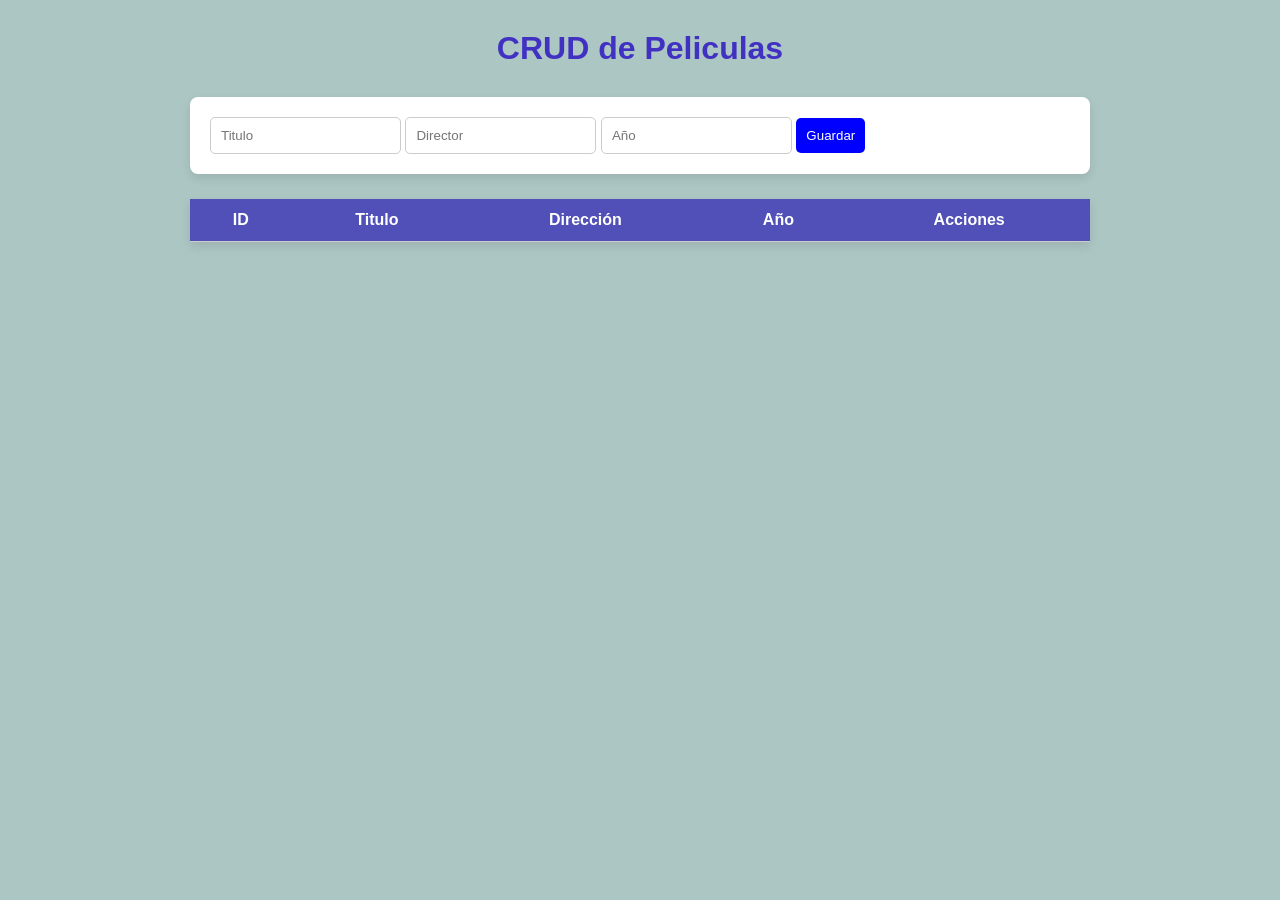
<file: 22400568_Sebastian_Emiliano_Campos_Orozco/crud_peliculas/index.html>
<!doctype html>
<html lang="es">
  <head>
    <meta charset="UTF-8" />
    <meta />
    <title>CRUD de peliculas</title>
    <link rel="stylesheet" href="style.css" />
  </head>
  <body>
    <h1>CRUD de Peliculas</h1>
    <form id="formulario">
      <input type="hidden" placeholder="id" id="id" />
      <input type="text" placeholder="Titulo" id="titulo" />
      <input type="text" placeholder="Director" id="director" />
      <input type="number" placeholder="Año" id="año" />
      <button type="submit">Guardar</button>
    </form>
    <table>
      <thead>
        <tr>
          <th>ID</th>
          <th>Titulo</th>
          <th>Dirección</th>
          <th>Año</th>
          <th>Acciones</th>
        </tr>
      </thead>
      <tbody id="tablaPeliculas"></tbody>
    </table>
    <script src="script.js"></script>
  </body>
</html>
</file>
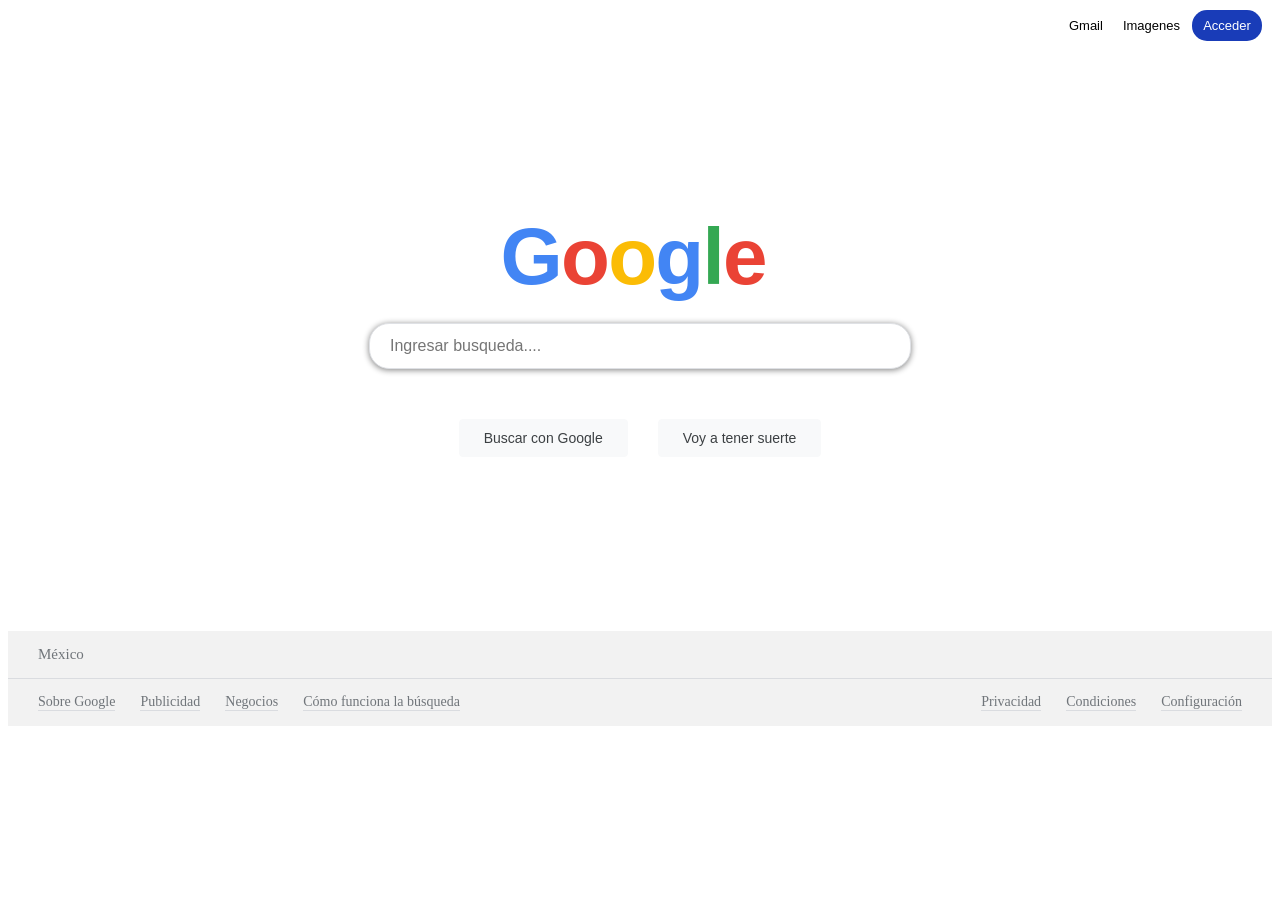
<file: 22400568_Sebastian_Emiliano_Campos_Orozco/U3/Ejercicio2.html>
<!DOCTYPE html>
<html lang="es">
  <head>
    <meta charset="UTF-8" />
    <title>Google</title>
    <link rel="stylesheet" href="Style/Google.css" />
    <link rel="icon" href="Style/google.webp" type="image/png" />
    <link
      href="https://fonts.googleapis.com/css2?family=Poppins:wght@400;700&display=swap"
      rel="stylesheet"
    />
  </head>
  <body>
    <header>
      <section>
        <button class="bhu">Gmail</button>
        <button class="bhu">Imagenes</button>
        <button class="bh">Acceder</button>
      </section>
    </header>

    <main>
      <section>
        <h1>
          <span style="color: #4285f4">G</span>
          <span style="color: #ea4335">o</span>
          <span style="color: #fbbc05">o</span>
          <span style="color: #4285f4">g</span>
          <span style="color: #34a853">l</span>
          <span style="color: #ea4335">e</span>
        </h1>
        <input  type="text"  placeholder="Ingresar busqueda...."/>
        <section>
          <button class="bv">Buscar con Google</button>
          <button class="bv">Voy a tener suerte</button>
        </section>
      </section>
    </main>
    <footer>
        <p>México</p>
        <div>
            <section>
                <p>Sobre Google</p>
                <p>Publicidad</p>
                <p>Negocios</p>
                <p>Cómo funciona la búsqueda</p>
            </section>
            <section>
                <p>Privacidad</p>
                <p>Condiciones</p>
                <p>Configuración</p>
            </section>
        </div>
    </footer>
  </body>
</html>
</file>
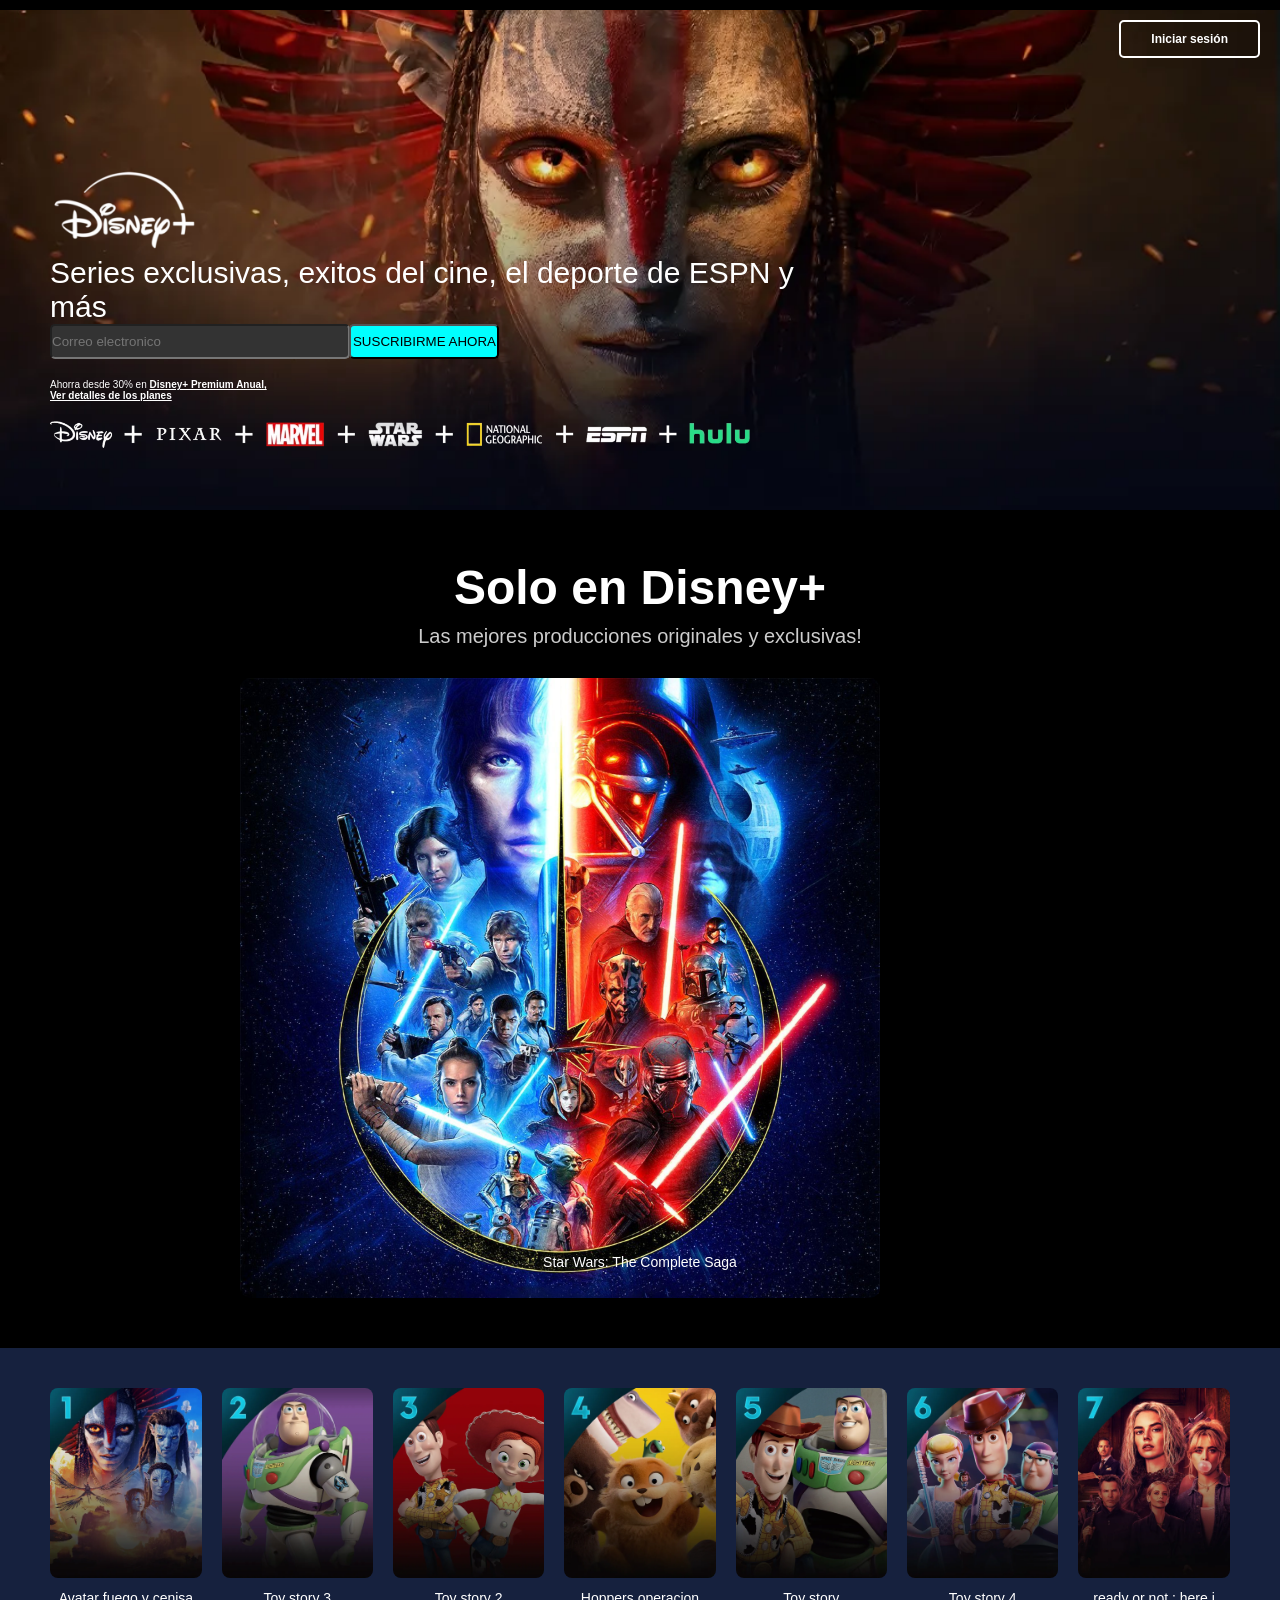
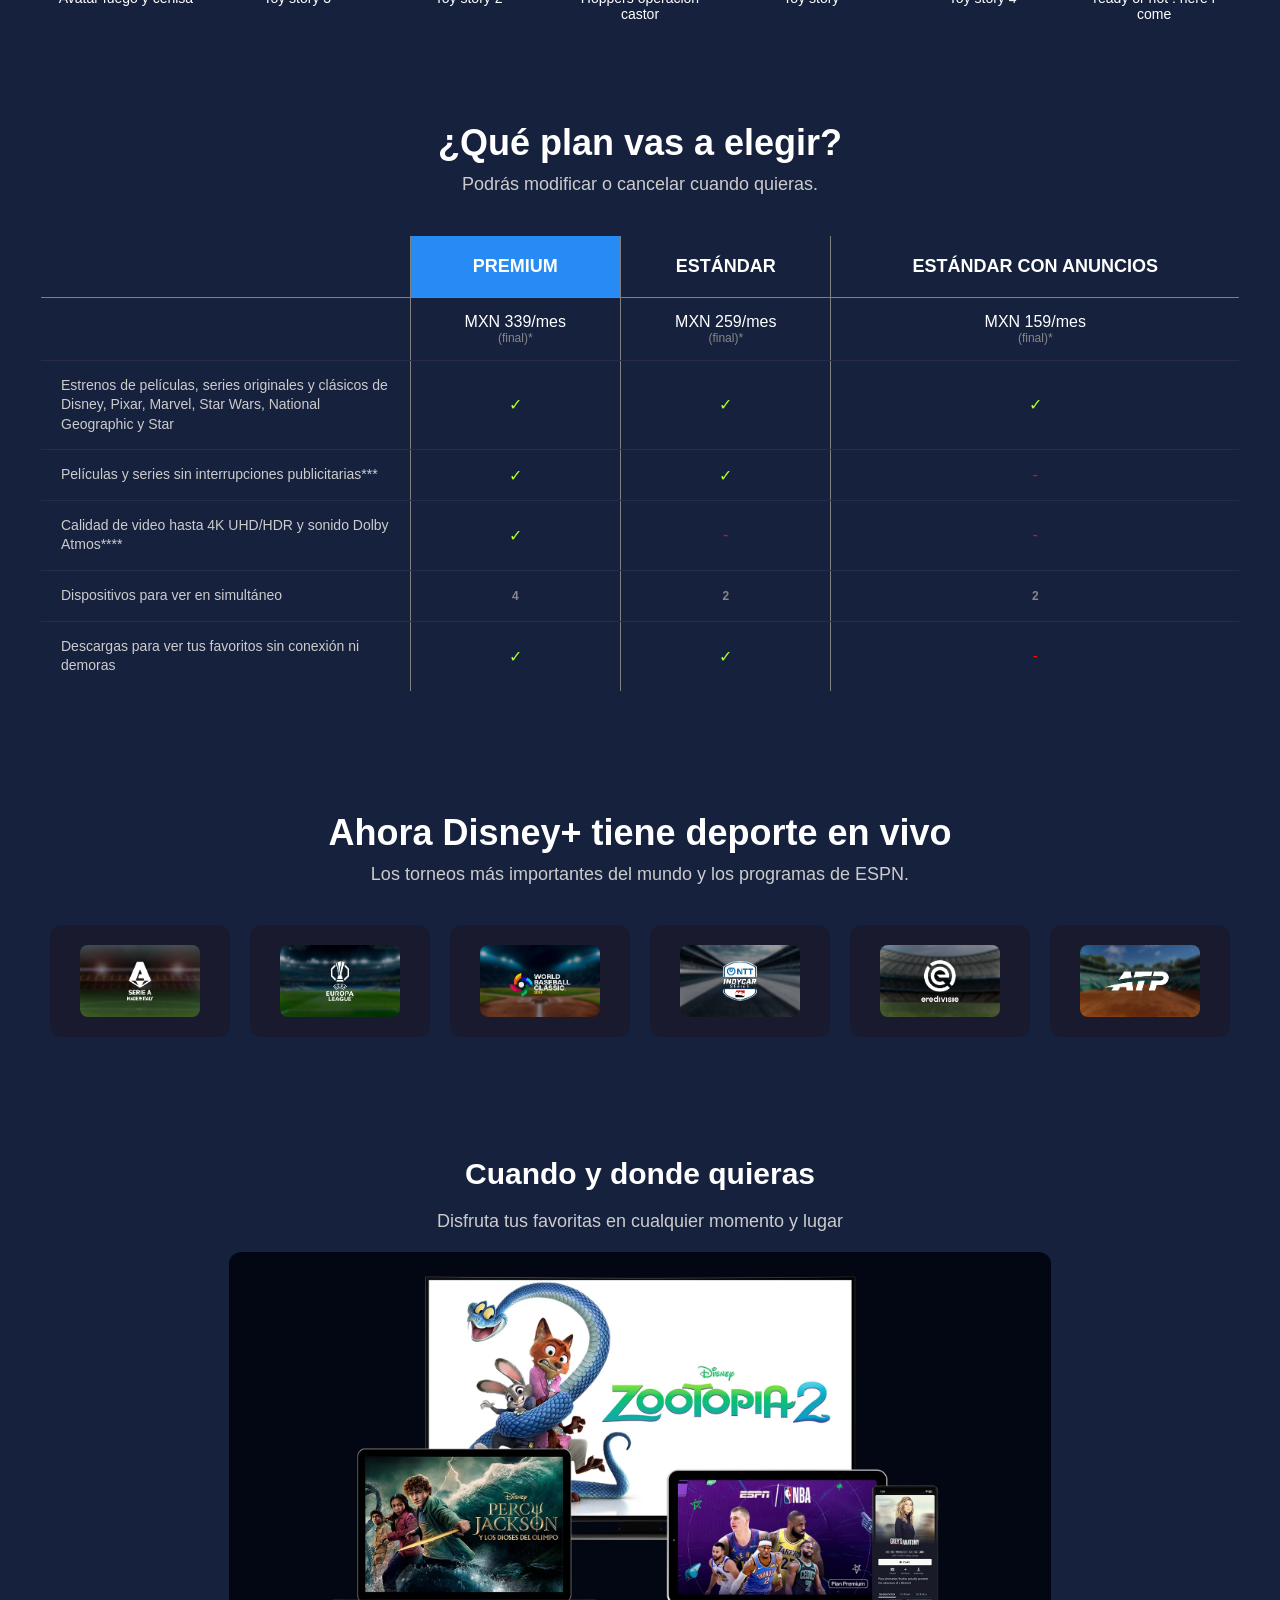
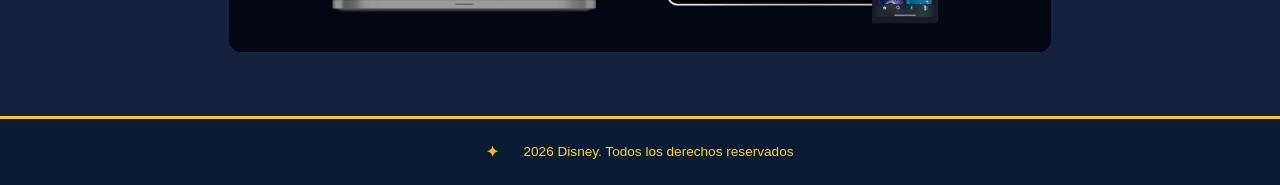
<file: 22400568_Sebastian_Emiliano_Campos_Orozco/U3/Ejercicio4.html>
<!doctype html>
<html lang="es">
  <head>
    <meta charset="UTF-8" />
    <title>Ejercicio 7</title>
    <link rel="stylesheet" href="Style/Disney.css" />
    <link rel="icon" href="assets/favicon.png" />
  </head>
  <body>
    <main>
      <section
        style="
          background-image: url(&quot;assets/main-hero-background.png&quot;);
        "
        class="sec1"
      >
        <header>
          <button class="btn_init">Iniciar sesión</button>
        </header>
        <section>
          <img class="di" src="assets/disney-plus-logo.png" alt="" />
          <p class="ps">
            Series exclusivas, exitos del cine, el deporte de ESPN y <br />
            más
          </p>
          <input class="correo" type="text" placeholder="Correo electronico" />
          <button class="bc">SUSCRIBIRME AHORA</button>
          <p class="le">
            Ahorra desde 30% en <a href=""> Disney+ Premium Anual,</a> <br />
            <a href="">Ver detalles de los planes</a> <br />
          </p>

          <img class="ic" src="assets/icons.webp" />
        </section>
      </section>
      <section class="s2">
        <p class="ps1">Solo en Disney+</p>
        <p class="ps2">Las mejores producciones originales y exclusivas!</p>
        <div class="centrado">
          <div class="contenedor-imagen">
            <img class="star" src="assets/starwars.png" alt="Star Wars" />
            <span class="tsm">Star Wars: The Complete Saga</span>
          </div>
        </div>
      </section>

      <section class="s3">
        <nav class="ns3">
          <li>
            <img src="assets/1.webp" alt="Imagen 1" />
            <p class="pp">Avatar fuego y cenisa</p>
          </li>
          <li>
            <img src="assets/2.webp" alt="Imagen 2" />
            <p class="pp">Toy story 3</p>
          </li>
          <li>
            <img src="assets/3.webp" alt="Imagen 3" />
            <p class="pp">Toy story 2</p>
          </li>
          <li>
            <img src="assets/4.webp" alt="Imagen 4" />
            <p class="pp">Hoppers operacion castor</p>
          </li>
          <li>
            <img src="assets/5.webp" alt="Imagen 5" />
            <p class="pp">Toy story</p>
          </li>
          <li>
            <img src="assets/6.webp" alt="Imagen 6" />
            <p class="pp">Toy story 4</p>
          </li>
          <li>
            <img src="assets/7.webp" alt="Imagen 7" />
            <p class="pp">ready or not : here i come</p>
          </li>
        </nav>
      </section>

      <section class="s4">
        <h2 class="titulo-planes">¿Qué plan vas a elegir?</h2>
        <p class="subtitulo-planes">
          Podrás modificar o cancelar cuando quieras.
        </p>

        <div class="tabla-container">
          <table class="tabla-planes" border="1">
            <thead>
              <tr>
                <th></th>
                <th style="background-color: #278bf5">PREMIUM</th>
                <th>ESTÁNDAR</th>
                <th>ESTÁNDAR CON ANUNCIOS</th>
              </tr>
            </thead>
            <tbody>
              <tr>
                <td></td>
                <td>
                  <span>MXN 339/mes</span>
                  <span>(final)*</span>
                </td>
                <td>
                  <span>MXN 259/mes</span>
                  <span>(final)*</span>
                </td>
                <td>
                  <span>MXN 159/mes</span>
                  <span>(final)*</span>
                </td>
              </tr>
              <tr>
                <td class="descripcion">
                  Estrenos de películas, series originales y clásicos de Disney,
                  Pixar, Marvel, Star Wars, National Geographic y Star
                </td>
                <td style="color: greenyellow">&#x2713;</td>
                <td style="color: greenyellow">&#x2713;</td>
                <td style="color: greenyellow">&#x2713;</td>
              </tr>
              <tr>
                <td class="descripcion">
                  Películas y series sin interrupciones publicitarias***
                </td>
                <td style="color: greenyellow">&#x2713;</td>
                <td style="color: greenyellow">&#x2713;</td>
                <td style="color: red">-</td>
              </tr>
              <tr>
                <td class="descripcion">
                  Calidad de video hasta 4K UHD/HDR y sonido Dolby Atmos****
                </td>
                <td style="color: greenyellow">&#x2713;</td>
                <td style="color: red">-</td>
                <td style="color: red">-</td>
              </tr>
              <tr>
                <td class="descripcion">Dispositivos para ver en simultáneo</td>
                <td><span class="numero">4</span></td>
                <td><span class="numero">2</span></td>
                <td><span class="numero">2</span></td>
              </tr>
              <tr>
                <td class="descripcion">
                  Descargas para ver tus favoritos sin conexión ni demoras
                </td>
                <td style="color: greenyellow">&#x2713;</td>
                <td style="color: greenyellow">&#x2713;</td>
                <td style="color: red">-</td>
              </tr>
            </tbody>
          </table>
        </div>
      </section>
      <section class="s5">
        <h2 class="titulo-deportes">Ahora Disney+ tiene deporte en vivo</h2>
        <p class="subtitulo-deportes">
          Los torneos más importantes del mundo y los programas de ESPN.
        </p>

        <div class="deportes-container">
          <div class="deporte-item">
            <div class="deporte-logo">
              <img src="assets/sports1.webp" class="deporte-img" />
            </div>
          </div>

          <div class="deporte-item">
            <div class="deporte-logo">
              <img src="assets/sports2.webp" class="deporte-img" />
            </div>
          </div>

          <div class="deporte-item">
            <div class="deporte-logo">
              <img src="assets/sports3.webp" class="deporte-img" />
            </div>
          </div>

          <div class="deporte-item">
            <div class="deporte-logo">
              <img src="assets/sports4.webp" class="deporte-img" />
            </div>
          </div>
          <div class="deporte-item">
            <div class="deporte-logo">
              <img src="assets/sports5.webp" class="deporte-img" />
            </div>
          </div>
          <div class="deporte-item">
            <div class="deporte-logo">
              <img src="assets/sports6.webp" class="deporte-img" />
            </div>
          </div>
        </div>
      </section>
      <section class="s6">
        <p style="font-weight: bold; font-size: 30px; padding: 20px">
          Cuando y donde quieras
        </p>
        <p>Disfruta tus favoritas en cualquier momento y lugar</p>
        <img style="height: 400px" src="assets/favoritos.webp" />
      </section>
      <footer>
        <hr />
        <p style="color: gold">2026 Disney. Todos los derechos reservados</p>
      </footer>
    </main>
  </body>
</html>
</file>
<file: 22400568_Sebastian_Emiliano_Campos_Orozco/crud_peliculas/style.css>
* {
  margin: 0;
  padding: 0;
  box-sizing: border-box;
}
body {
  font-family: Arial, Helvetica, sans-serif;
  background-color: rgb(172, 198, 195);
  color: rgb(43, 33, 57);
}

h1 {
  text-align: center;
  margin: 30px;
  color: rgb(65, 49, 194);
}
form {
  width: 900px;
  margin: auto;
  padding: 20px;
  background: white;
  border-radius: 8px;
  box-shadow: 0 4px 10px rgba(0, 0, 0, 0.1);
}
input {
  flex: 1;
  min-width: 150px;
  padding: 10px;
  border: 1px solid #ccc;
  border-radius: 5px;
}
button {
  padding: 10px 10px;
  border: none;
  border-radius: 5px;
  cursor: pointer;
  color: white;
  background-color: blue;
}
table {
  width: 900px;
  margin: 25px auto;
  border-collapse: collapse;
  background: white;
  box-shadow: 0 4px 10px rgba(0, 0, 0, 0.1);
  
}
th{
    background-color: rgb(80, 80, 184);
    color: white;
}
th, td{
    padding: 12px;
    text-align: center;
    border-bottom: 1px solid #ccc;
}
</file>
<file: 22400568_Sebastian_Emiliano_Campos_Orozco/U3/Style/Google.css>
header {
        display: flex;
        justify-content: right;
        margin: 10px;
    }

    .bhu {
        background-color: white;
        color: black;
        border: none;
        border-radius: 15px;
        padding: 8px;
        font-size: 13px;
    }

    .bh {
        background-color: #193CB8;
        color: white;
        border: none;
        border-radius: 15px;
        padding: 8px;

        font-size: 13px;
        width: 70px;
    }

    main {
        display: flex;
        justify-content: center;
        align-items: center;
        min-height: 500px;

    }

    h1 {
        font-size: 80px;
        font-family: Arial, sans-serif;
        font-weight: 700;
        letter-spacing: -4px;
        margin-bottom: 20px;
        text-align: center;
    }

    section h1 span {
        margin-left: -16px;
        align-items: center;

    }

    input {
        border-radius: 20px;
        border: 1px solid #dfe1e5;
        box-shadow: 0 1px 6px gray;
        padding: 0 20px;
        height: 44px;
        width: 500px;
        font-size: 16px;
    }

   
    main section section {
        display: flex;
         padding-top: 50px;
        gap: 30px;             
        justify-content: center;  
        align-items: center;
        flex-wrap: wrap;
    }
    .bv {
     
        border: 1px solid #f8f9fa;
        border-radius: 4px;
        background-color: #f8f9fa;
        color: #3c4043;
        padding: 10px 24px;
        font-size: 14px;
        font-family: Arial, sans-serif;
        cursor: pointer;
    }
    footer {
        background-color: #f2f2f2;
        margin-top: 80px;
        width: 100%;
    }
    
    footer  p {
        padding: 15px 30px;
        margin: 0;
        border-bottom: 1px solid #dadce0;
        color: #70757a;
        font-size: 15px;
    }
    
    footer  div {
        display: flex;
        justify-content: space-between;  
        align-items: center;
        padding: 15px 30px;

        gap: 20px;
    }
    
    footer section {
        display: flex;
        gap: 25px;

    }
    
    footer section p {
        margin: 0;
        padding: 0;
        color: #70757a;
        font-size: 14px;
        cursor: pointer;
    }
    
    footer section p:hover {
        text-decoration: underline;
    }
    
@media (min-width: 1100px) {
    body{
        background-color: white;
    }
}
</file>
<file: 22400568_Sebastian_Emiliano_Campos_Orozco/U3/Style/Disney.css>
body {
    background-color: black;
    font-family: 'Roboto', sans-serif;
}

* {
    margin: 0;
    padding: 0;
    box-sizing: border-box;
}

header {
    display: flex;
    justify-content: right;
    margin: 10px;
}

.sec1 {
    background-size: cover;
    background-position: center;
    background-repeat: no-repeat;
    height: 500px;
}

.btn_init {
    background-color: transparent;
    color: white;
    border: 2px solid #ffffff;
    padding: 10px 30px;
    font-size: 12px;
    font-weight: bold;
    border-radius: 5px;
    cursor: pointer;
    margin: 10px 10px;
}

.ps {
    color: white;
    font-size: 30px;
}

input {
    border-radius: 5px;
    width: 300px;
    height: 35px;
    background-color: #333;
}

.bc {
    border-radius: 5px;
    width: 150px;
    height: 35px;
    margin: -5px;
    background-color: aqua;
}

.di {
    width: 150px;
}

.ic {
    width: 700px;
}

body main section {
    color: white;
}

.le {
    font-size: 10px;
    margin: 20px 0px;
}

a {
    color: white;
    font-weight: bold;
}

body main section section {
    margin: 100px 50px;
}

.s2 {
    text-align: center;
    padding: 50px 20px;
}

.ps1 {
    font-size: 48px;
    font-weight: bold;
    color: white;
    margin-bottom: 10px;
}

.ps2 {
    font-size: 20px;
    color: #cccccc;
    margin-bottom: 30px;
}

.centrado {
    display: flex;
    justify-content: center;
    align-items: center;
}

.contenedor-imagen {
    position: relative;
    display: inline-block;
}

.star {
    width: 80%;
    max-width: 800px;
    height: auto;
    border-radius: 10px;
    display: block;
}

.tsm {
    position: absolute;
    bottom: 20px;
    left: 50%;
    transform: translateX(-50%);
    color: white;
    padding: 8px 20px;
    border-radius: 20px;
    font-size: 14px;
    white-space: nowrap;
}

.s3 {
    padding: 40px 20px;
    background-color: #16213e;
}

.ns3 {
    display: flex;
    flex-wrap: wrap;
    justify-content: center;
    gap: 20px;
    list-style: none;
    max-width: 1200px;
    margin: 0 auto;
}

.ns3 li {
    flex: 0 0 calc(14.28% - 20px);
    min-width: 120px;
    text-align: center;
}

.ns3 li img {
    width: 100%;
    height: auto;
    border-radius: 8px;
    transition: transform 0.3s ease;
}

.ns3 li img:hover {
    transform: scale(1.05);
}

.pp {
    color: white;
    font-size: 14px;
    margin-top: 8px;
    text-align: center;
}

.s4 {
    padding: 60px 20px;
    background-color: #16213e;
}

.titulo-planes {
    color: white;
    font-size: 36px;
    text-align: center;
    margin-bottom: 10px;
}

.subtitulo-planes {
    color: #cccccc;
    font-size: 18px;
    text-align: center;
    margin-bottom: 40px;
}

.tabla-container {
    max-width: 1200px;
    margin: 0 auto;
    overflow-x: auto;
}

.tabla-planes {
    width: 100%;
    border-collapse: collapse;
    background-color: #16213e;
    color: white;
    border-radius: 12px;
    overflow: hidden;
}

.tabla-planes th {
    padding: 20px 15px;
    text-align: center;
    font-size: 18px;
    background-color: #16213e;
}

.tabla-planes td {
    padding: 15px 20px;
    text-align: center;
    border-bottom: 1px solid #2a2a4a;
}

.tabla-planes th:first-child {
    background-color: #16213e;
}

.tabla-planes td:first-child {
    background-color: #16213e;
    text-align: left;
    font-size: 14px;
    color: #cccccc;
}

.descripcion {
    font-size: 13px;
    line-height: 1.4;
    max-width: 250px;
}

.numero {
    font-size: 24px;
    font-weight: bold;
    color: #4fc3f7;
}

.tabla-planes td span {
    display: block;
}

.tabla-planes td span:last-child {
    font-size: 12px;
    color: #888;
}

.tabla-planes tr:last-child td {
    border-bottom: none;
}

.s5 {
    padding: 60px 20px;
    background-color: #16213e;
}

.titulo-deportes {
    color: white;
    font-size: 36px;
    text-align: center;
    margin-bottom: 10px;
}

.subtitulo-deportes {
    color: #cccccc;
    font-size: 18px;
    text-align: center;
    margin-bottom: 40px;
}

.deportes-container {
    display: flex;
    flex-wrap: wrap;
    justify-content: center;
    gap: 20px;
    max-width: 1200px;
    margin: 0 auto;
}

.deporte-item {
    flex: 0 0 calc(16.66% - 20px);
    min-width: 140px;
    background-color: #1a1a2e;
    border-radius: 12px;
    padding: 20px 10px;
    text-align: center;
    transition: transform 0.3s ease;
}

.deporte-item:hover {
    transform: translateY(-5px);
}

.deporte-logo {
    display: flex;
    justify-content: center;
    align-items: center;
}

.deporte-img {
    width: 100%;
    max-width: 120px;
    height: auto;
    border-radius: 8px;
}

.s6 {
    text-align: center;
    padding: 40px 20px 60px;
    background-color: #16213e;
}

.s6 p:first-child {
    font-weight: bold;
    font-size: 30px;
    padding: 20px;
    color: white;
}

.s6 p:last-of-type {
    color: #cccccc;
    font-size: 18px;
    margin-bottom: 20px;
}

.s6 img {
    height: 400px;
    width: auto;
    border-radius: 12px;
}

footer {
    background-color: #0b1b33;
    color: #e8edf5;
    padding: 1.5rem 2rem;
    border-top: 3px solid #f9c920;
    width: 100%;
}

footer hr {
    display: none;
}

footer p {
    max-width: 1200px;
    margin: 0 auto;
    display: flex;
    flex-wrap: wrap;
    align-items: center;
    justify-content: center;
    gap: 0.5rem 1.5rem;
    font-size: 0.85rem;
    color: #e8edf5;
}

footer p::before {
    content: "✦";
    font-weight: 600;
    background: linear-gradient(135deg, #f9c920, #f5a623);
    -webkit-background-clip: text;
    background-clip: text;
    color: transparent;
    font-size: 0.95rem;
}

@media (min-width: 900px) {
    main {
        flex-direction: row;
        gap: 80px;
        justify-content: space-between;
    }

    .info {
        text-align: left;
        flex: 1;
    }

    .info h1 {
        font-size: 3.5rem;
    }

    .info p {
        font-size: 1.4rem;
        margin: 0;
        max-width: 500px;
    }

    form {
        flex: 0 0 400px;
    }
}

@media (max-width: 768px) {
    .ns3 li {
        flex: 0 0 calc(33.33% - 20px);
    }

    .deporte-item {
        flex: 0 0 calc(33.33% - 20px);
    }

    .tabla-planes {
        font-size: 14px;
    }

    .tabla-planes th,
    .tabla-planes td {
        padding: 12px 10px;
    }

    .tsm {
        font-size: 12px;
        padding: 5px 15px;
        bottom: 15px;
    }

    .s6 img {
        height: 250px;
    }

    footer p {
        font-size: 0.75rem;
        flex-direction: column;
        gap: 0.5rem;
        text-align: center;
    }
}

@media (max-width: 500px) {
    .info h1 {
        font-size: 2.2rem;
    }

    .info p {
        font-size: 1rem;
    }

    form {
        padding: 15px;
    }

    .ps {
        font-size: 20px;
    }

    input {
        width: 200px;
    }

    .bc {
        width: 120px;
        font-size: 10px;
    }

    .ic {
        width: 100%;
        max-width: 400px;
    }

    .ns3 li {
        flex: 0 0 calc(50% - 20px);
    }

    .deporte-item {
        flex: 0 0 calc(50% - 20px);
    }

    .tabla-planes {
        font-size: 12px;
    }

    .tabla-planes th,
    .tabla-planes td {
        padding: 8px 6px;
    }

    .descripcion {
        font-size: 11px;
    }

    .numero {
        font-size: 18px;
    }

    .s6 img {
        height: 180px;
    }

    .ps1 {
        font-size: 28px;
    }

    .ps2 {
        font-size: 16px;
    }

    .titulo-planes,
    .titulo-deportes {
        font-size: 24px;
    }

    .subtitulo-planes,
    .subtitulo-deportes {
        font-size: 14px;
    }

    .tsm {
        font-size: 10px;
        padding: 4px 10px;
        bottom: 10px;
    }

    .star {
        width: 100%;
    }

    footer {
        padding: 1rem;
    }

    footer p {
        font-size: 0.7rem;
    }
}

@media (max-width: 400px) {
    .ns3 li {
        flex: 0 0 100%;
    }

    .deporte-item {
        flex: 0 0 100%;
        max-width: 200px;
    }

    input {
        width: 160px;
        height: 30px;
    }

    .bc {
        width: 100px;
        height: 30px;
        font-size: 9px;
        margin: 5px 0;
    }

    .di {
        width: 100px;
    }

    .ps {
        font-size: 16px;
    }

    .btn_init {
        padding: 6px 20px;
        font-size: 10px;
    }
}
</file>
